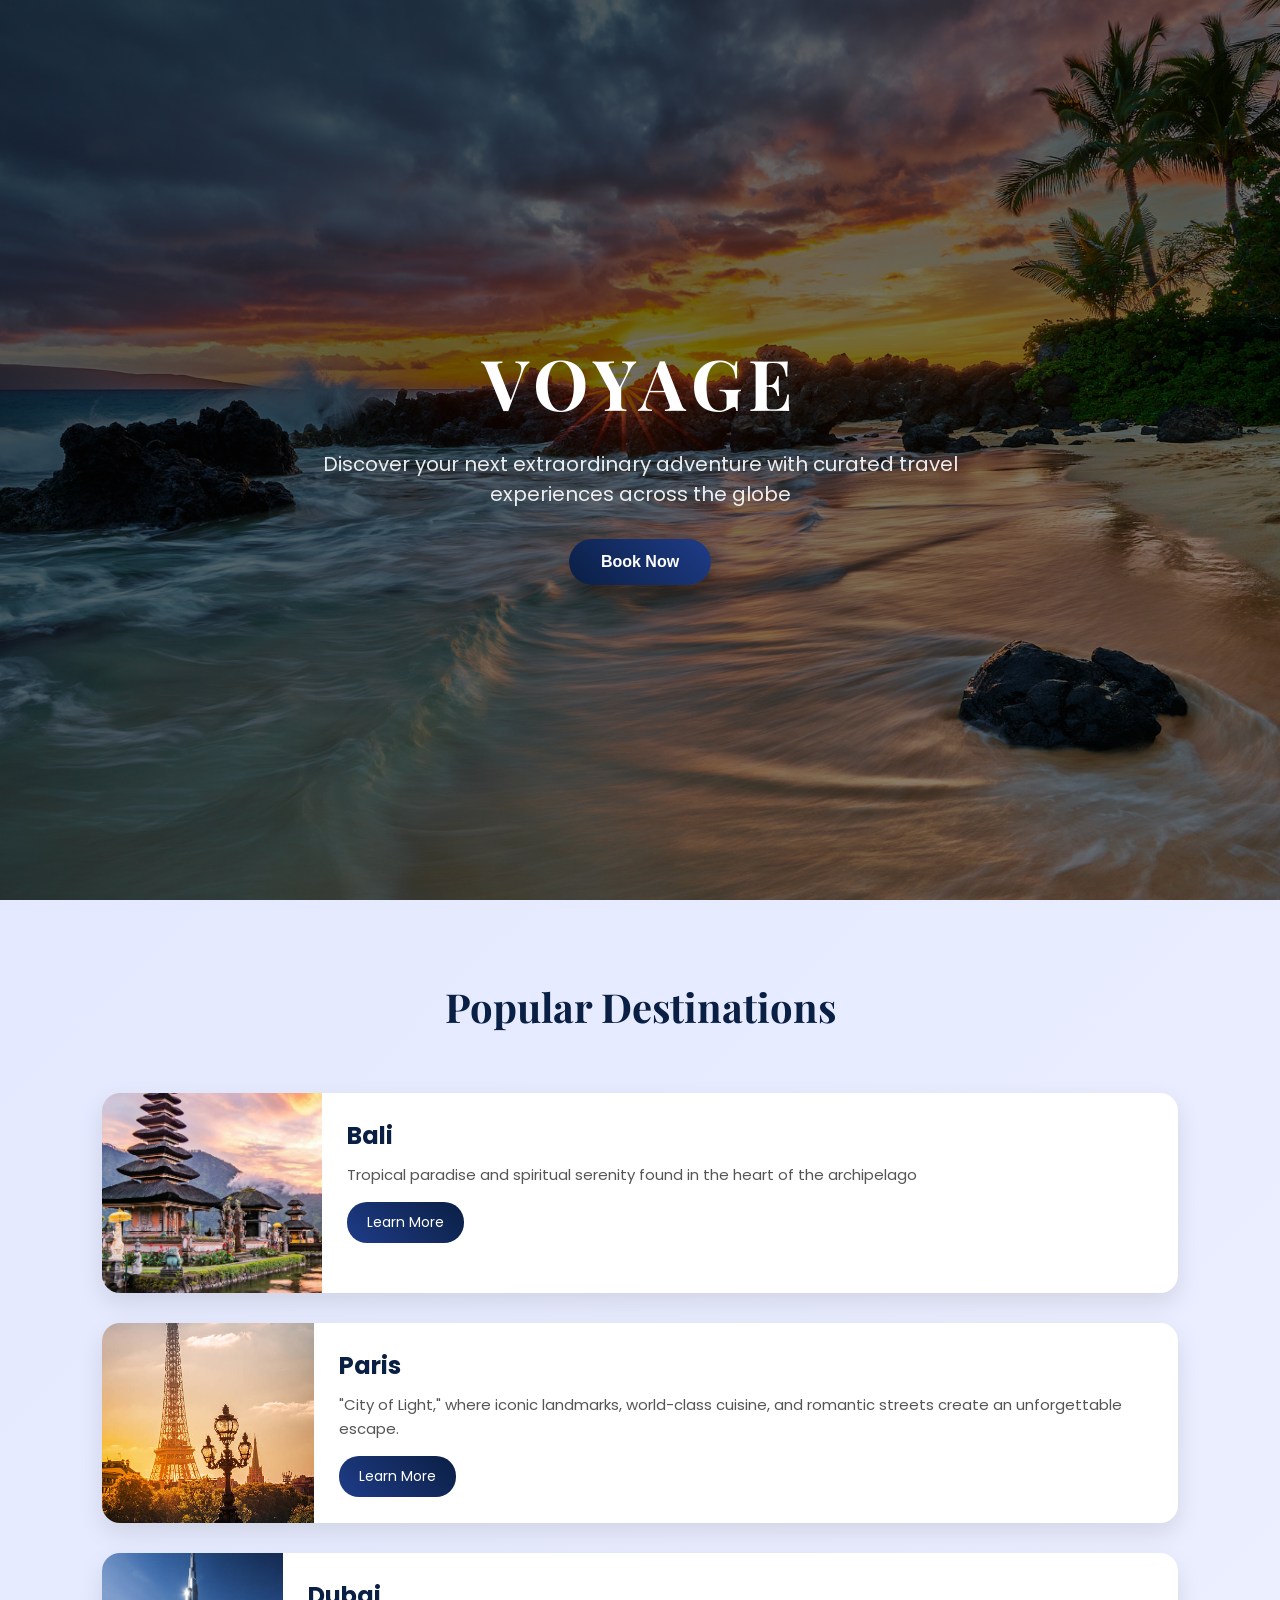
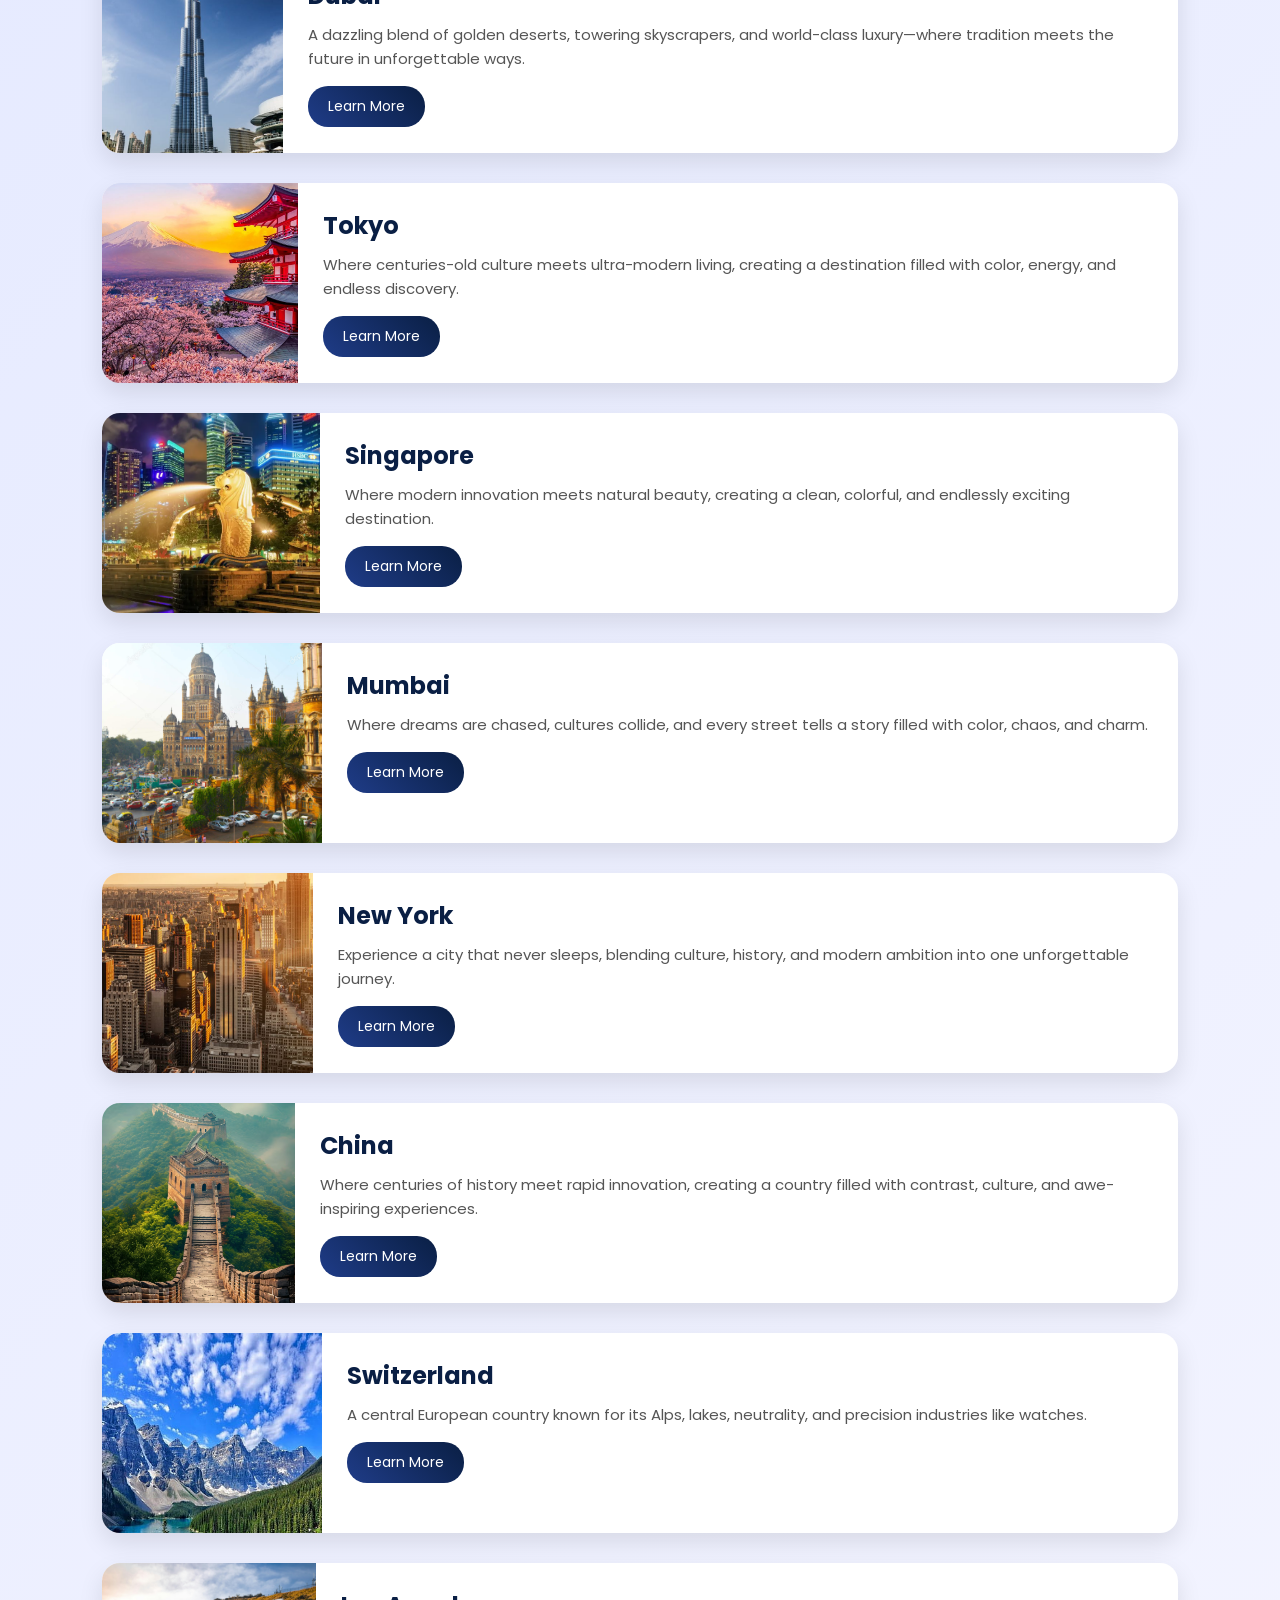
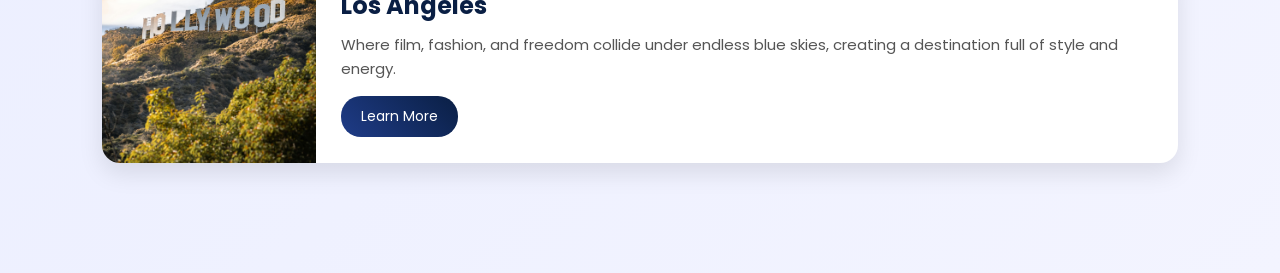
<file: index.html>
<!DOCTYPE html>
<html lang="en">
<head>
  <meta charset="UTF-8">
  <title>VOYAGE</title>
  <link rel="stylesheet" href="style.css">
</head>
<body>

<!-- TOP BAR -->

<!-- HERO SECTION -->
<section class="hero">
  <div class="overlay"></div>
  <div class="hero-content">
    <h1>VOYAGE</h1>
    <p>
      Discover your next extraordinary adventure with curated travel experiences across the globe
    </p>
    <a href="book.html">
    <button class="book-btn">Book Now</button>
</a>
  </div>
</section>

<!-- DESTINATIONS -->
<section class="destinations">
  <h2>Popular Destinations</h2>

  <div class="place-card">
    <img src="bali.png" alt="Bali">
    <div class="place-text">
      <h3>Bali</h3>
      <p>Tropical paradise and spiritual serenity found in the heart of the archipelago</p>
      <a href="https://en.wikipedia.org/wiki/Bali"
   target="_blank"
   class="learn-btn">
   Learn More
</a>


    </div>
  </div>

  <div class="place-card">
    <img src="paris.png" alt="Paris">
    <div class="place-text">
      <h3>Paris</h3>
      <p>"City of Light," where iconic landmarks, world-class cuisine, and romantic streets create an unforgettable escape.</p>
      <a href="https://en.wikipedia.org/wiki/Paris" target="_blank" class="learn-btn">
  Learn More
</a>

    </div>
  </div>

  <div class="place-card">
    <img src="dub.png" alt="Dubai">
    <div class="place-text">
      <h3>Dubai</h3>
      <p>A dazzling blend of golden deserts, towering skyscrapers, and world-class luxury—where tradition meets the future in unforgettable ways.</p>
      <a href="https://en.wikipedia.org/wiki/Dubai" target="_blank" class="learn-btn">
  Learn More
</a>

    </div>
  </div>

  <div class="place-card">
    <img src="tok.png" alt="Tokyo">
    <div class="place-text">
      <h3>Tokyo</h3>
      <p>Where centuries-old culture meets ultra-modern living, creating a destination filled with color, energy, and endless discovery.</p>
      <a href="https://en.wikipedia.org/wiki/Tokyo" target="_blank" class="learn-btn">
  Learn More
</a>

    </div>
  </div>

  <div class="place-card">
    <img src="sing.png" alt="Singapore">
    <div class="place-text">
      <h3>Singapore</h3>
      <p>Where modern innovation meets natural beauty, creating a clean, colorful, and endlessly exciting destination.</p>
      <a href="https://en.wikipedia.org/wiki/Singapore" target="_blank" class="learn-btn">
  Learn More
</a>

    </div>
  </div>

  <div class="place-card">
    <img src="mum.png" alt="Mumbai">
    <div class="place-text">
      <h3>Mumbai</h3>
      <p>Where dreams are chased, cultures collide, and every street tells a story filled with color, chaos, and charm.</p>
      <a href="https://en.wikipedia.org/wiki/Mumbai" target="_blank" class="learn-btn">
  Learn More
</a>

    </div>
  </div>

  <div class="place-card">
    <img src="new.png" alt="New York">
    <div class="place-text">
      <h3>New York</h3>
      <p>Experience a city that never sleeps, blending culture, history, and modern ambition into one unforgettable journey.
      </p>
      <a href="https://en.wikipedia.org/wiki/New_York_City" target="_blank" class="learn-btn">
  Learn More
</a>

    </div>
  </div>

  <div class="place-card">
    <img src="china.png" alt="China">
    <div class="place-text">
      <h3>China</h3>
      <p>Where centuries of history meet rapid innovation, creating a country filled with contrast, culture, and awe-inspiring experiences.</p>
      <a href="https://en.wikipedia.org/wiki/China" target="_blank" class="learn-btn">
  Learn More
</a>

    </div>
  </div>

  <div class="place-card">
    <img src="switzerland.png" alt="Switzerland">
    <div class="place-text">
      <h3>Switzerland</h3>
      <p>A central European country known for its Alps, lakes, neutrality, and precision industries like watches.</p>
      <a href="https://en.wikipedia.org/wiki/Switzerland" target="_blank" class="learn-btn">
  Learn More
</a>

    </div>
  </div>

  <div class="place-card">
    <img src="los.png" alt="Los Angeles">
    <div class="place-text">
      <h3>Los Angeles</h3>
      <p>Where film, fashion, and freedom collide under endless blue skies, creating a destination full of style and energy.</p>
      <a href="https://en.wikipedia.org/wiki/Los_Angeles" target="_blank" class="learn-btn">
  Learn More
</a>

    </div>
  </div>

</section>

<script src="script.js"></script>
</body>
</html>
</file>
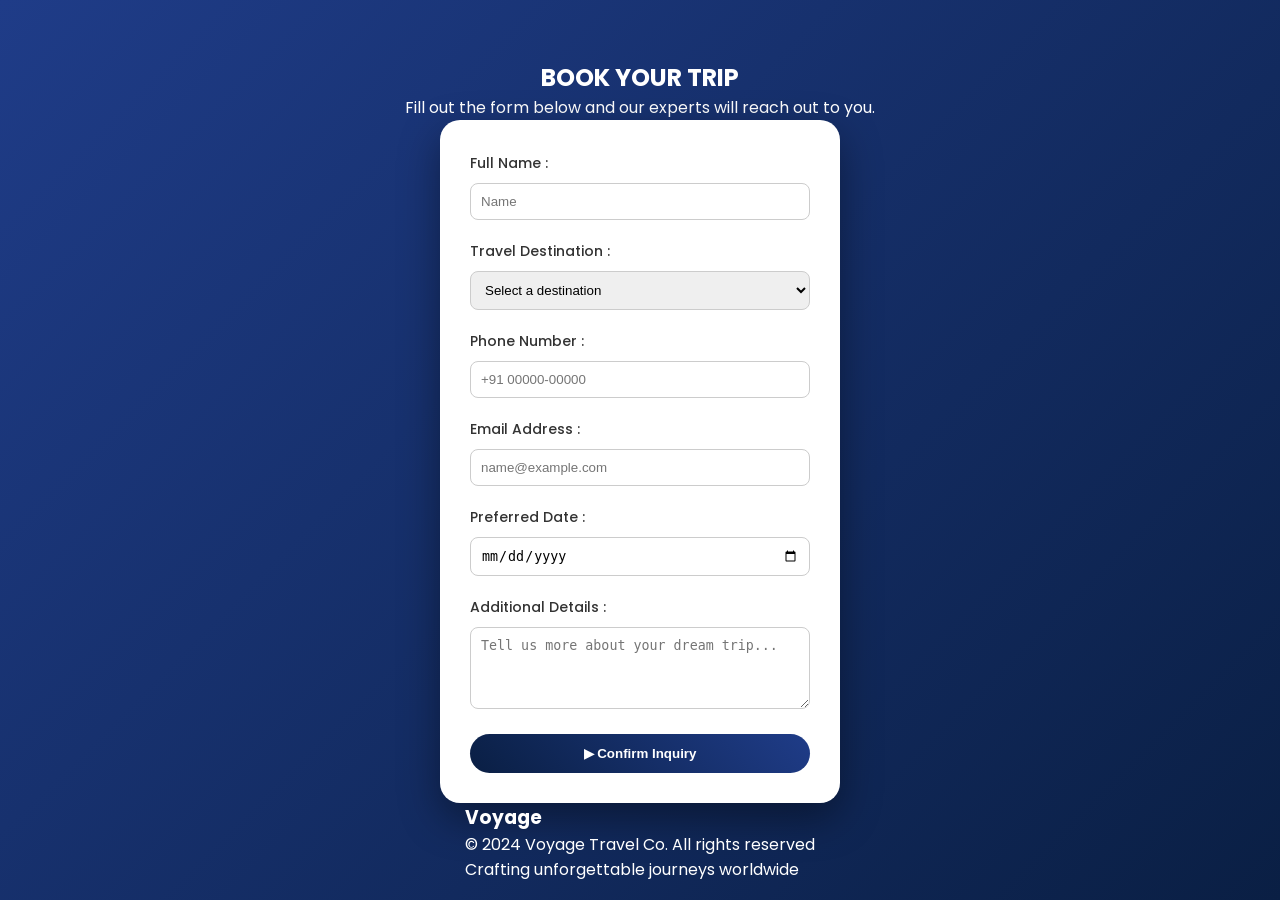
<file: book.html>
<!DOCTYPE html>
<html lang="en">
<head>
  <meta charset="UTF-8">
  <title>Book Your Trip | VOYAGE</title>
  <link rel="stylesheet" href="style.css">
</head>
<body class="book-page">

<h2>BOOK YOUR TRIP</h2>
<p class="subtitle">
  Fill out the form below and our experts will reach out to you.
</p>

<form id="bookingForm" class="booking-form">

  <label>Full Name :</label>
  <input type="text" id="name" placeholder="Name" required>

  <label>Travel Destination :</label>
  <select id="destination" required>
    <option value="">Select a destination</option>
    <option>Bali</option>
    <option>Paris</option>
    <option>Dubai</option>
    <option>Tokyo</option>
    <option>Singapore</option>
    <option>Mumbai</option>
    <option>New York</option>
    <option>China</option>
    <option>Switzerland</option>
    <option>Los Angeles</option>
  </select>

  <label>Phone Number :</label>
  <input type="tel" id="phone" placeholder="+91 00000-00000" required>

  <label>Email Address :</label>
  <input type="email" id="email" placeholder="name@example.com" required>

  <label>Preferred Date :</label>
  <input type="date" id="date" required>

  <label>Additional Details :</label>
  <textarea id="details" rows="4" placeholder="Tell us more about your dream trip..."></textarea>

  <button type="submit" class="confirm-btn">
    ▶ Confirm Inquiry
  </button>

</form>

<footer class="footer">
  <h3>Voyage</h3>
  <p>© 2024 Voyage Travel Co. All rights reserved</p>
  <p>Crafting unforgettable journeys worldwide</p>
</footer>

<script>
document.getElementById("bookingForm").addEventListener("submit", function(e) {
  e.preventDefault();

  const bookingData = {
    name: document.getElementById("name").value,
    destination: document.getElementById("destination").value,
    phone: document.getElementById("phone").value,
    email: document.getElementById("email").value,
    date: document.getElementById("date").value,   // VERY IMPORTANT
    details: document.getElementById("details").value
  };

  fetch("http://localhost:5000/bookings", {
    method: "POST",
    headers: {
      "Content-Type": "application/json"
    },
    body: JSON.stringify(bookingData)
  })
  .then(response => response.json())
  .then(data => {
    alert(data.message);
    document.getElementById("bookingForm").reset();
  })
  .catch(error => {
    console.error("Error:", error);
  });
});
</script>

</body>
</html>
</file>
<file: style.css>
/* GOOGLE FONT */
@import url('https://fonts.googleapis.com/css2?family=Playfair+Display:wght@500;700&family=Poppins:wght@300;400;500;600&display=swap');

* {
  margin: 0;
  padding: 0;
  box-sizing: border-box;
}

body {
  font-family: 'Poppins', sans-serif;
  background: linear-gradient(135deg, #e0e6ff, #f3f4ff);
  overflow-x: hidden;
}

/* ================= TOP BAR ================= */

.top-bar {
  position: absolute;
  width: 100%;
  top: 0;
  padding: 20px;
  display: flex;
  justify-content: center;
  z-index: 10;
}

.menu {
  position: absolute;
  left: 30px;
  font-size: 26px;
  color: white;
  cursor: pointer;
  transition: 0.3s;
}

.menu:hover {
  transform: scale(1.2);
}

.title {
  font-family: 'Playfair Display', serif;
  font-size: 26px;
  color: white;
  letter-spacing: 4px;
}

/* ================= HERO SECTION ================= */

.hero {
  height: 100vh;
  background: url("hero.png") center/cover no-repeat;
  position: relative;
}

.overlay {
  position: absolute;
  inset: 0;
  background: linear-gradient(to bottom right, rgba(0,0,0,0.7), rgba(0,0,0,0.4));
}

.hero-content {
  position: relative;
  top: 35%;
  text-align: center;
  color: white;
  padding: 20px;
  animation: fadeUp 1.5s ease;
}

.hero-content h1 {
  font-family: 'Playfair Display', serif;
  font-size: 70px;
  letter-spacing: 6px;
  margin-bottom: 20px;
}

.hero-content p {
  font-size: 20px;
  max-width: 700px;
  margin: auto;
  margin-bottom: 30px;
  opacity: 0.9;
}

/* BOOK BUTTON */
.book-btn {
  padding: 14px 32px;
  font-size: 16px;
  font-weight: 600;
  background: linear-gradient(45deg, #0a1f44, #1f3c88);
  color: white;
  border-radius: 30px;
  border: none;
  cursor: pointer;
  transition: 0.4s ease;
  box-shadow: 0 8px 20px rgba(0,0,0,0.3);
}

.book-btn:hover {
  transform: translateY(-5px);
  box-shadow: 0 15px 25px rgba(0,0,0,0.5);
}

/* ================= DESTINATIONS ================= */

.destinations {
  padding: 80px 8%;
}

.destinations h2 {
  text-align: center;
  font-size: 40px;
  margin-bottom: 60px;
  font-family: 'Playfair Display', serif;
  color: #0a1f44;
}

.place-card {
  display: flex;
  background: white;
  margin-bottom: 30px;
  border-radius: 18px;
  overflow: hidden;
  box-shadow: 0 10px 25px rgba(0,0,0,0.1);
  transition: all 0.4s ease;
}

.place-card:hover {
  transform: translateY(-10px);
  box-shadow: 0 20px 35px rgba(0,0,0,0.2);
}

.place-card img {
  width: 220px;
  height: 200px;
  object-fit: cover;
  transition: 0.4s ease;
}

.place-card:hover img {
  transform: scale(1.1);
}

.place-text {
  padding: 25px;
}

.place-text h3 {
  font-size: 24px;
  margin-bottom: 10px;
  color: #0a1f44;
}

.place-text p {
  font-size: 15px;
  color: #555;
  line-height: 1.6;
}

/* LEARN MORE BUTTON */
.learn-btn {
  display: inline-block;
  margin-top: 15px;
  padding: 10px 20px;
  background: linear-gradient(45deg, #1f3c88, #0a1f44);
  color: white;
  text-decoration: none;
  border-radius: 20px;
  font-size: 14px;
  transition: 0.3s;
}

.learn-btn:hover {
  transform: scale(1.08);
}

/* ================= BOOKING PAGE ================= */

.book-page {
  min-height: 100vh;
  background: linear-gradient(135deg, #1f3c88, #0a1f44);
  display: flex;
  flex-direction: column;
  align-items: center;
  padding-top: 60px;
  color: white;
}

.booking-form {
  background: white;
  color: #333;
  width: 400px;
  padding: 30px;
  border-radius: 20px;
  box-shadow: 0 15px 40px rgba(0,0,0,0.4);
  animation: fadeUp 1s ease;
}

.booking-form label {
  font-weight: 500;
  font-size: 14px;
}

.booking-form input,
.booking-form select,
.booking-form textarea {
  width: 100%;
  padding: 10px;
  margin: 8px 0 18px;
  border-radius: 8px;
  border: 1px solid #ccc;
  transition: 0.3s;
}

.booking-form input:focus,
.booking-form select:focus,
.booking-form textarea:focus {
  border-color: #1f3c88;
  box-shadow: 0 0 8px rgba(31,60,136,0.3);
  outline: none;
}

/* CONFIRM BUTTON */
.confirm-btn {
  width: 100%;
  padding: 12px;
  background: linear-gradient(45deg, #0a1f44, #1f3c88);
  color: white;
  border: none;
  border-radius: 30px;
  cursor: pointer;
  font-weight: 600;
  transition: 0.4s;
}

.confirm-btn:hover {
  transform: translateY(-3px);
  box-shadow: 0 10px 20px rgba(0,0,0,0.3);
}

/* ================= ANIMATIONS ================= */

@keyframes fadeUp {
  from {
    opacity: 0;
    transform: translateY(40px);
  }
  to {
    opacity: 1;
    transform: translateY(0);
  }
}
</file>
